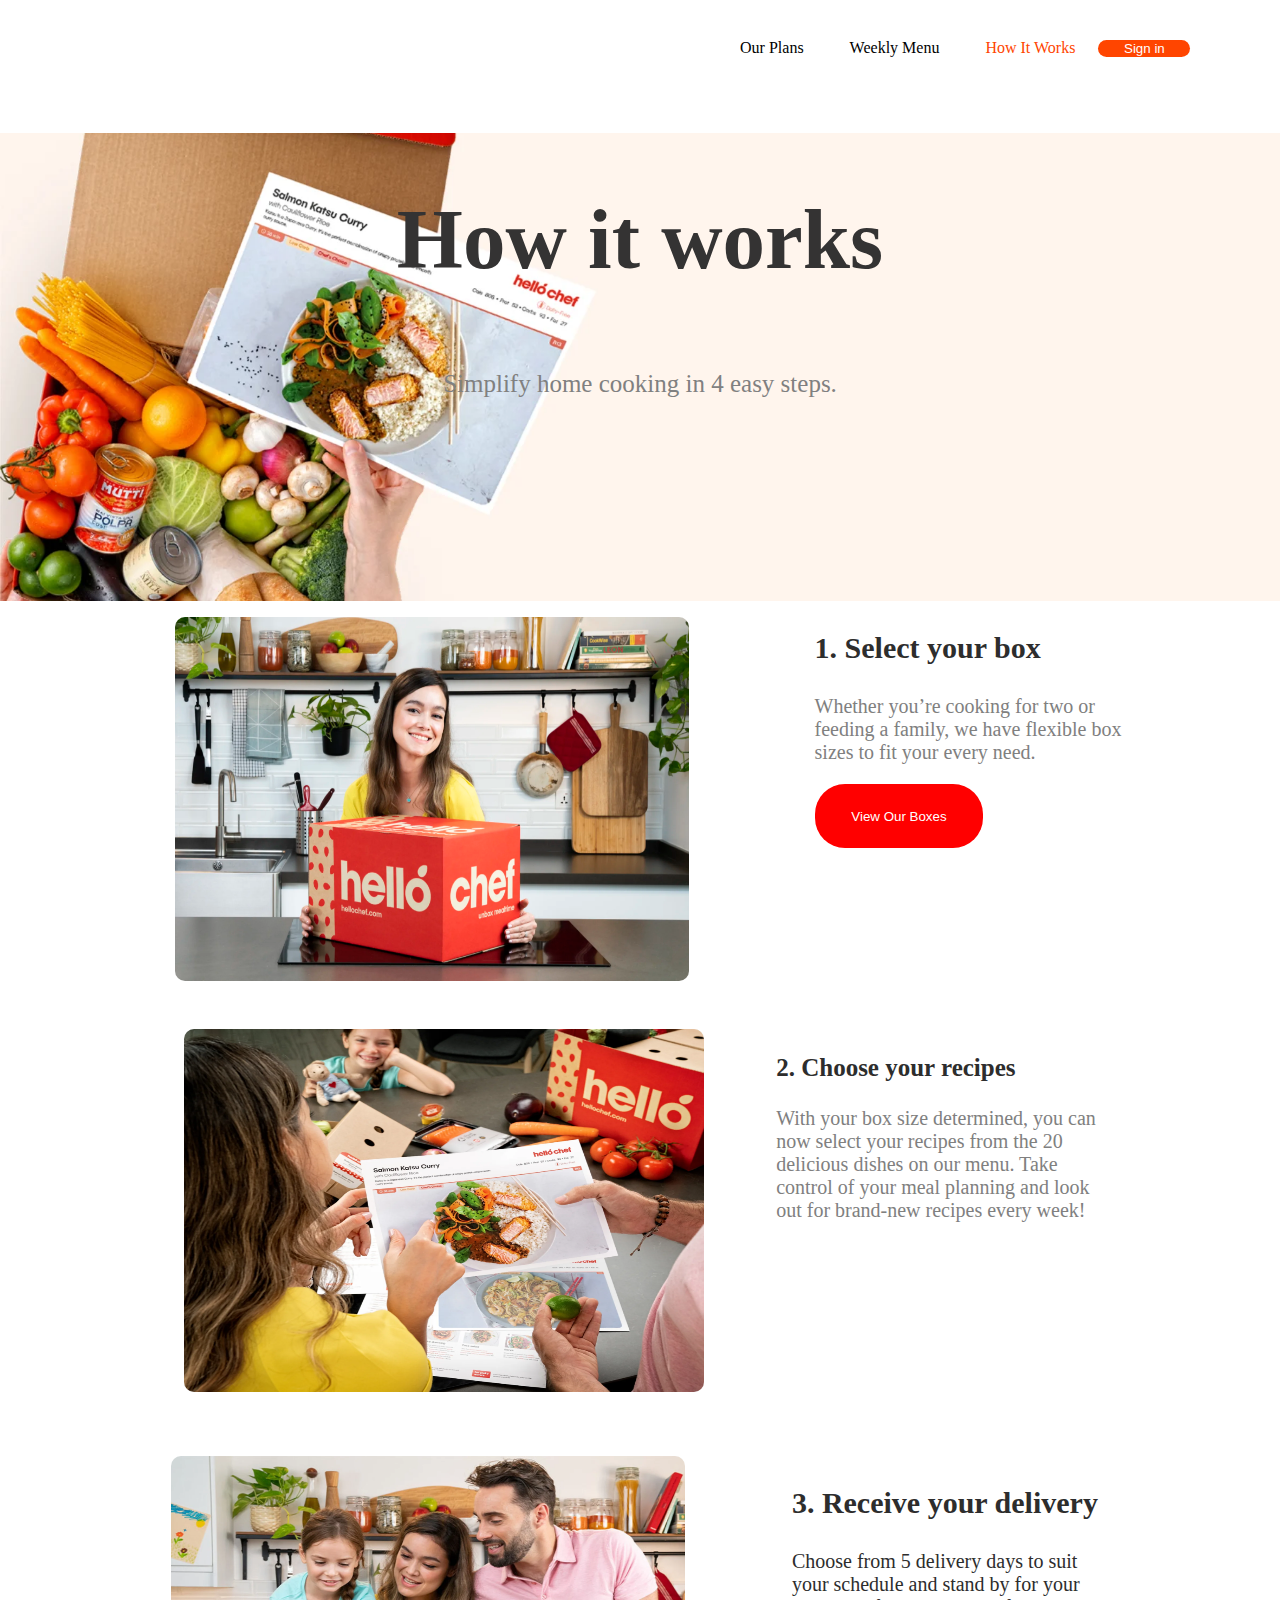
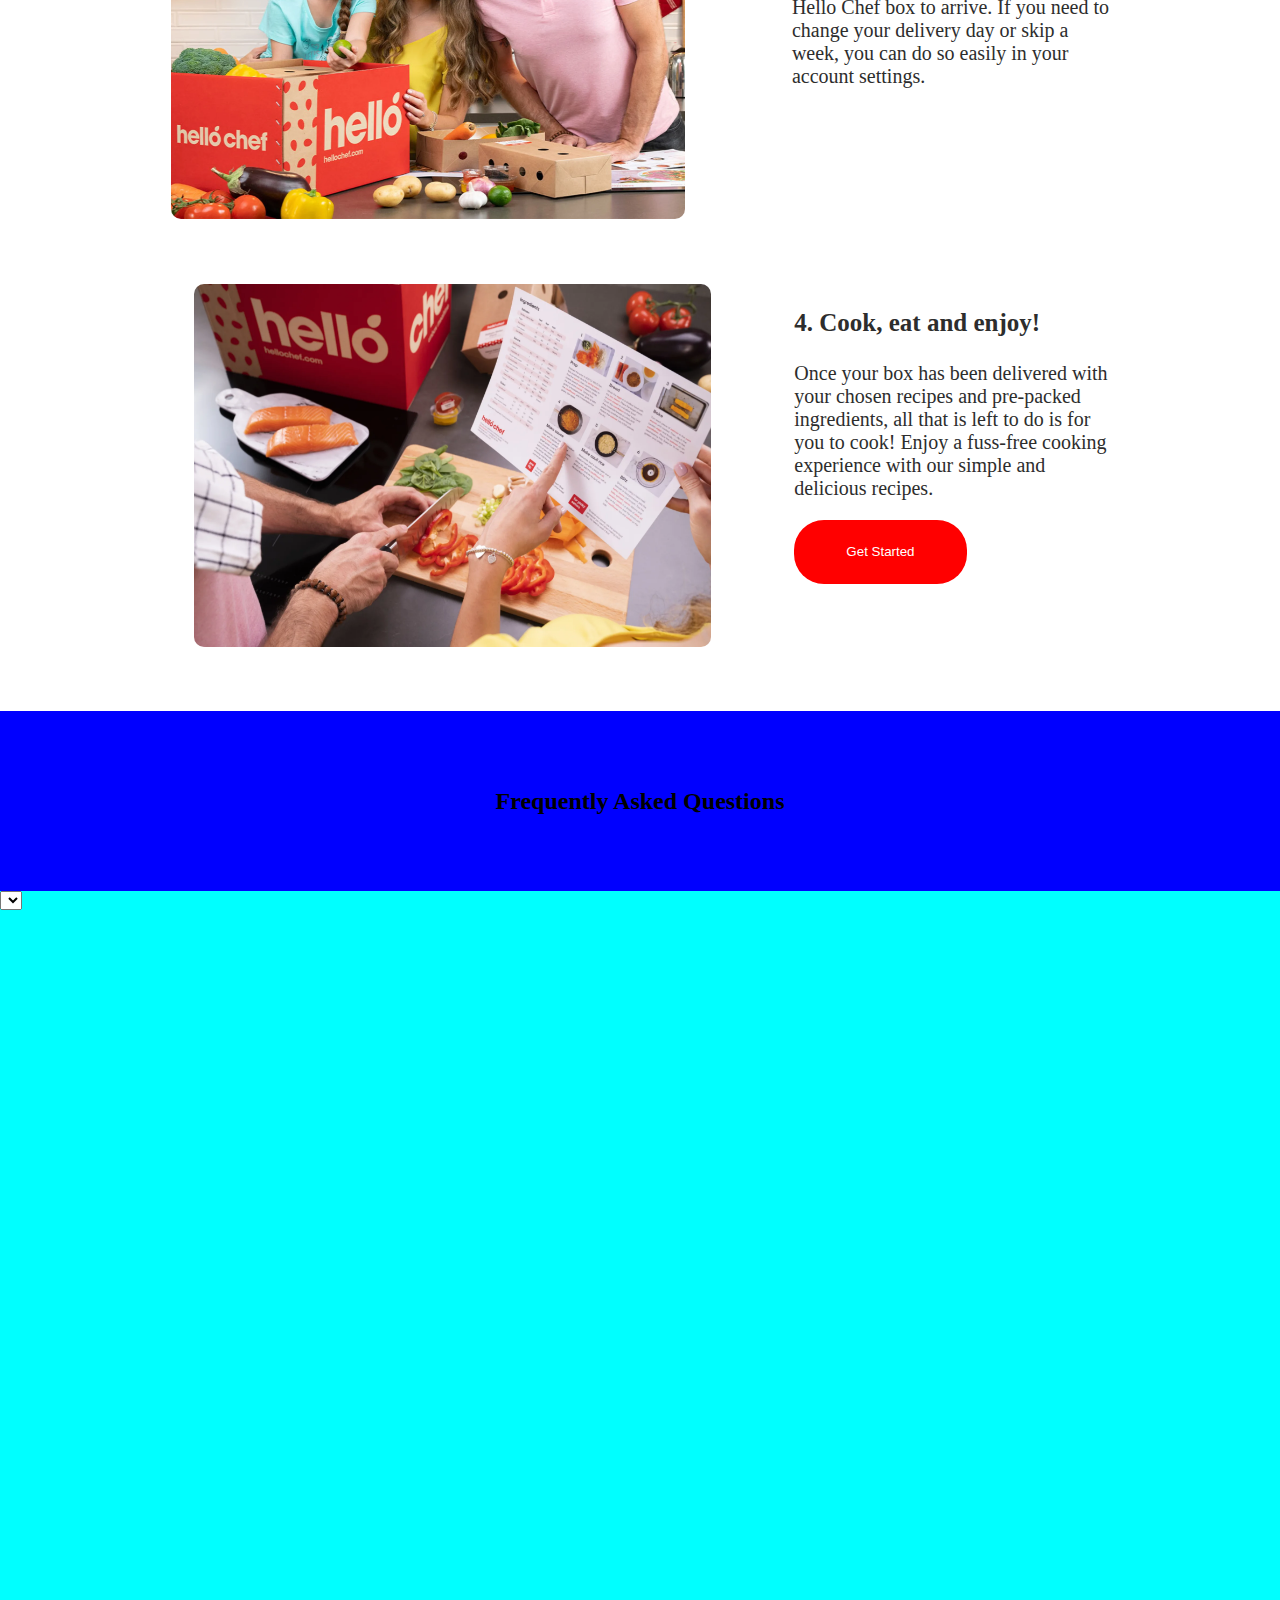
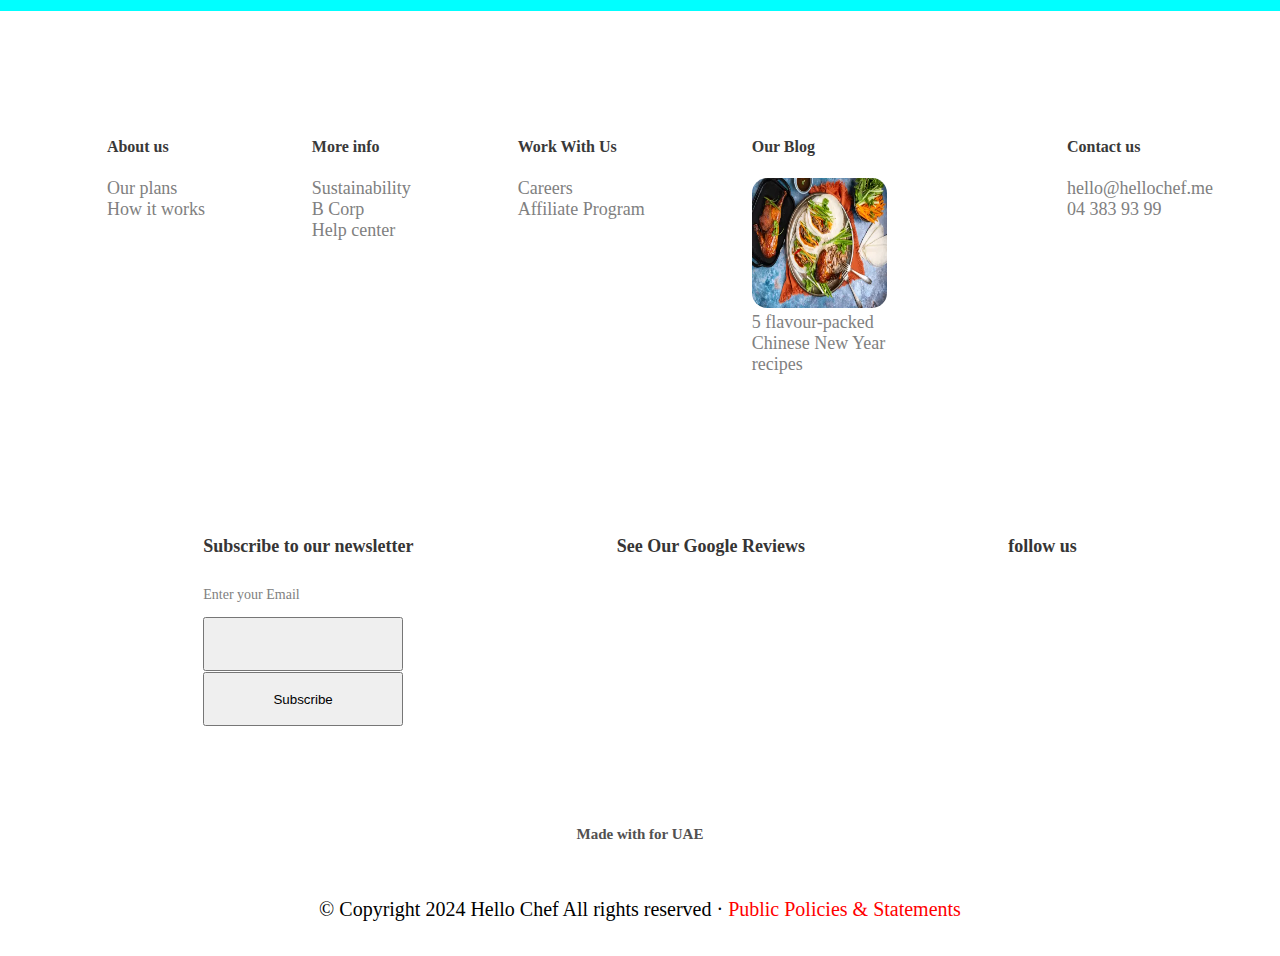
<file: index.html>
<!DOCTYPE html>
<html lang="en">
<head>
    <meta charset="UTF-8">
    <meta name="viewport" content="width=device-width, initial-scale=1.0">
    <link rel="stylesheet" href="css/style.css">
    <title>Hello chef</title>
</head>
<body>

    <div class="page1">
        <div class="navbar">
            <ul class="nav">
                <li class="lists">Our Plans</li>
                <li class="lists">Weekly Menu</li>
                <li class="lists"><a href>How It Works</a></li>
                <button class="btn">Sign in</button>
            </ul>
        </div>

        <div class="text">
            <h1>How it works</h1>
            <p>Simplify home cooking in 4 easy steps.</p>
        </div>
    </div>

    <div class="page2">
        <div class="step">
            <div class="step1">
                <img src="/images/Select_your_box.webp" alt="">
            </div>
            <div class="step2">
                <h3>1. Select your box</h3>
                <p>Whether you’re cooking for two or <br>feeding a family, we have flexible box <br>sizes to fit your every need.</p>
                <button>View Our Boxes</button>
            </div>
        </div>

        <div class="above">
            <div class="above1">
                <img src="/images/variety-hi (1).webp" alt="">
            </div>
            <div class="above2">
                <h3>2. Choose your recipes</h3>
                <p>With your box size determined, you can <br>now select your recipes from the 20 <br>delicious dishes on our menu. Take <br>control of your meal planning and look <br>out for brand-new recipes every week!</p>
            </div>
        </div>

        <div class="below">
            <div class="below1">
                <img src="/images/step-3.webp" alt="">
            </div>
            <div class="below2">
                <h3>3. Receive your delivery</h3>
                <p>Choose from 5 delivery days to suit <br>your schedule and stand by for your <br> Hello Chef box to arrive. If you need to <br>change your delivery day or skip a <br>week, you can do so easily in your <br>account settings.</p>
            </div>
        </div>

        <div class="chini">
            <div class="chini1">
                <img src="/images/Cook_eat_enjoy_-_How_it_works.webp" alt="">
            </div>
            <div class="chini2">
                <h3>4. Cook, eat and enjoy!</h3>
                <p>Once your box has been delivered with <br>your chosen recipes and pre-packed <br>ingredients, all that is left to do is for <br>you to cook! Enjoy a fuss-free cooking <br>experience with our simple and <br>delicious recipes.</p>
                <button>Get Started</button>
            </div>
        </div>
    </div>

    <div class="page3">
        <div class="juu">
            <h2>Frequently Asked Questions</h2>
        </div>
        <div class="dropdown">
            <select name="If I sign up, are there any commitments?" id="">
                <option value="A Hello Chef subscription requires zero commitment and can be cancelled at any time. It’s also really easy to make changes to your subscription - whether you want to change your delivery day, timeslot or box size, or skip a week or two when necessary. Just remember that any changes must be made before your automatic payment renewal (11:59 GST, 4 days prior to your delivery day)."></option>
            </select>
        </div>
    </div>

    <div class="page4">
        <div class="up"></div>
        <div class="down">
            <ul class="down1">
                <h4>About us</h4>
                <li>Our plans</li>
                <li>How it works</li>
        </ul>

        <ul class="down2">
            <h4>More info</h4>
            <li>Sustainability</li>
            <li>B Corp</li>
            <li>Help center</li>
</ul>

        <ul class="down3">
            <h4>Work With Us</h4>
            <li>Careers</li>
            <li>Affiliate Program</li>
        </ul>

        <ul class="down4">
            <h4>Our Blog</h4>
            <img src="/images/GOURMET-Peking-style-Roasted-Duck-and-Pancakes-with-Veggies-and-Hoisin-Sauce-1-1 (1).webp" alt="">
            <li>5 flavour-packed</li>
            <li>Chinese New Year</li>
            <li>recipes</li>
        </ul>

        <ul class="down5">
            <h4>Contact us</h4>
            <li>hello@hellochef.me</li>
            <li>04 383 93 99</li>
        </ul>
        </div>

        <div class="low">
            <div class="low1">
                <h5>Subscribe to our newsletter</h5>
                <p>Enter your Email</p>
                <button></button>
                <button class="style">Subscribe</button>
            </div>

            <div class="low2">
                <h5>See Our Google Reviews</h5>
            </div>

            <div class="low3">
                <h5>follow us</h5>
            </div>
        </div>

        <div class="description">
            <h6>Made with
                for UAE</h6>
            <p>© Copyright 2024 Hello Chef All rights reserved ·
                <a href>Public Policies & Statements</a></p>
        </div>
    </div>








</body>
</html>
</file>
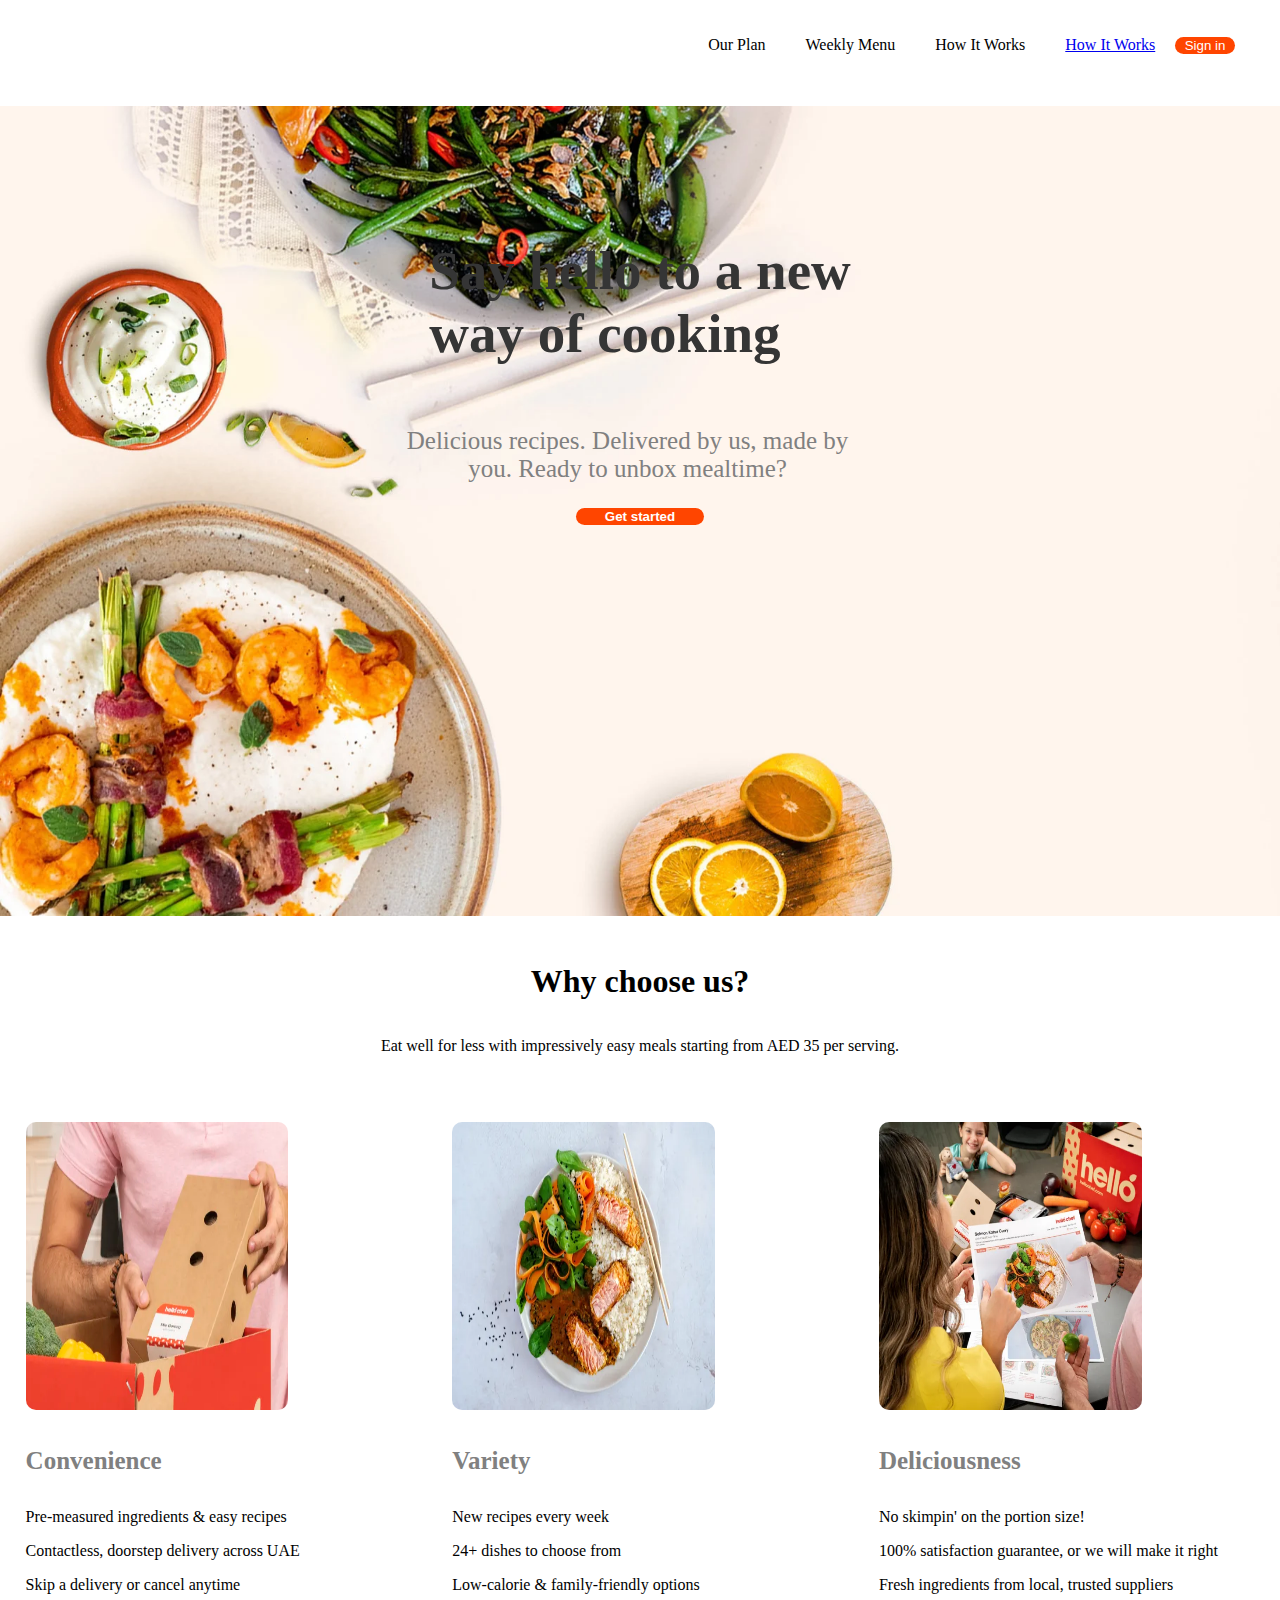
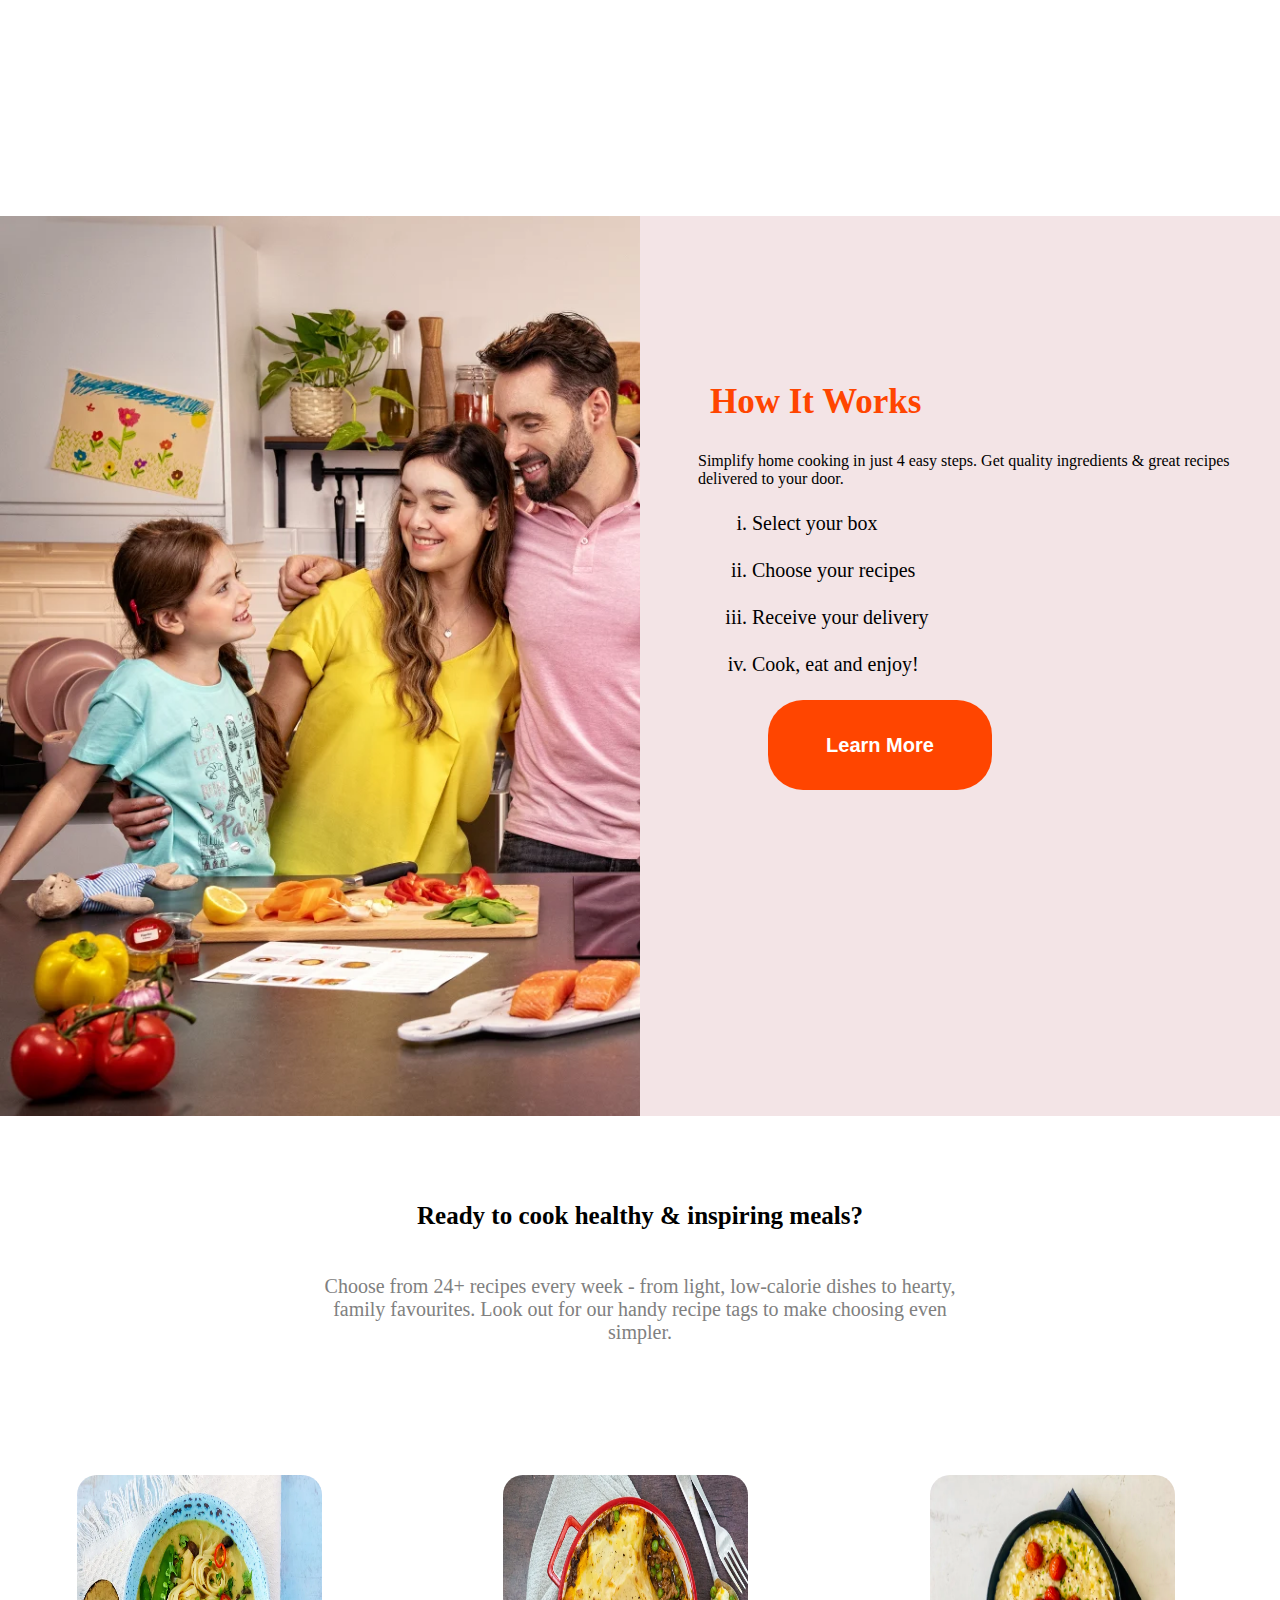
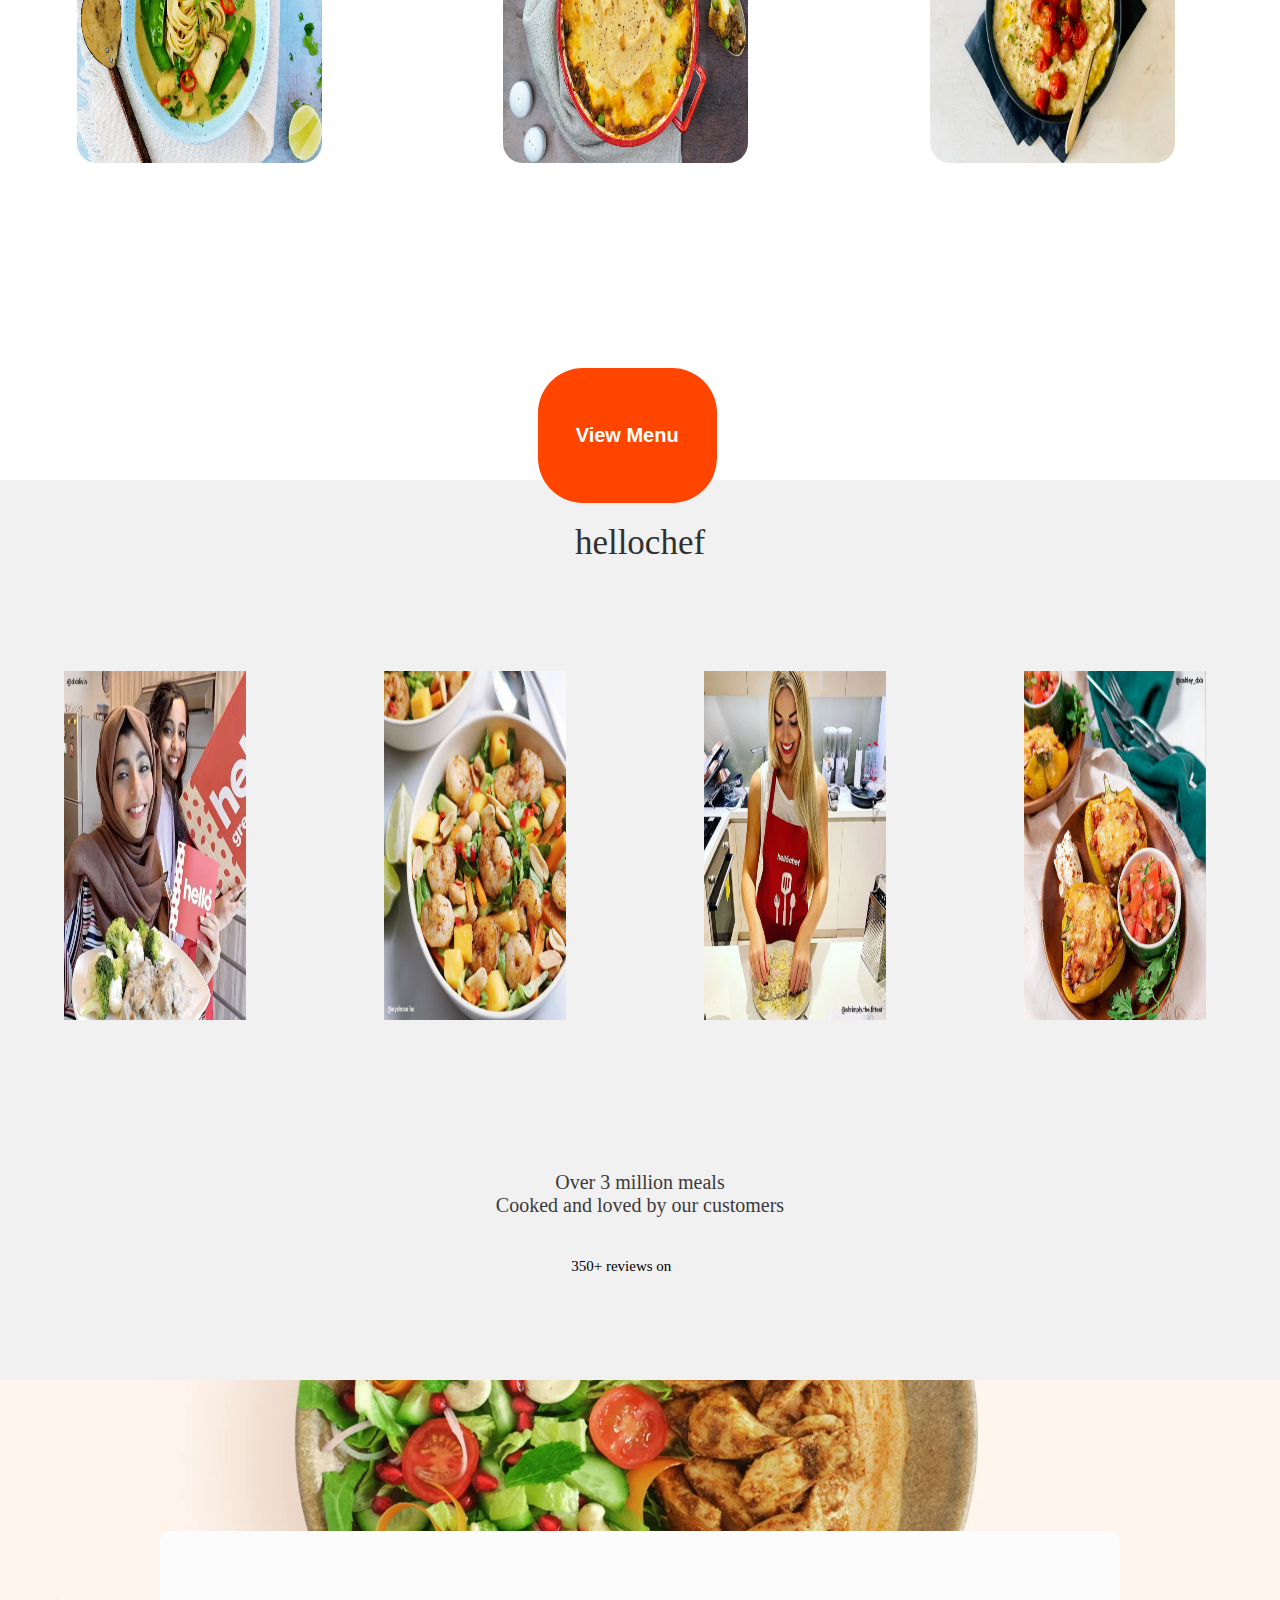
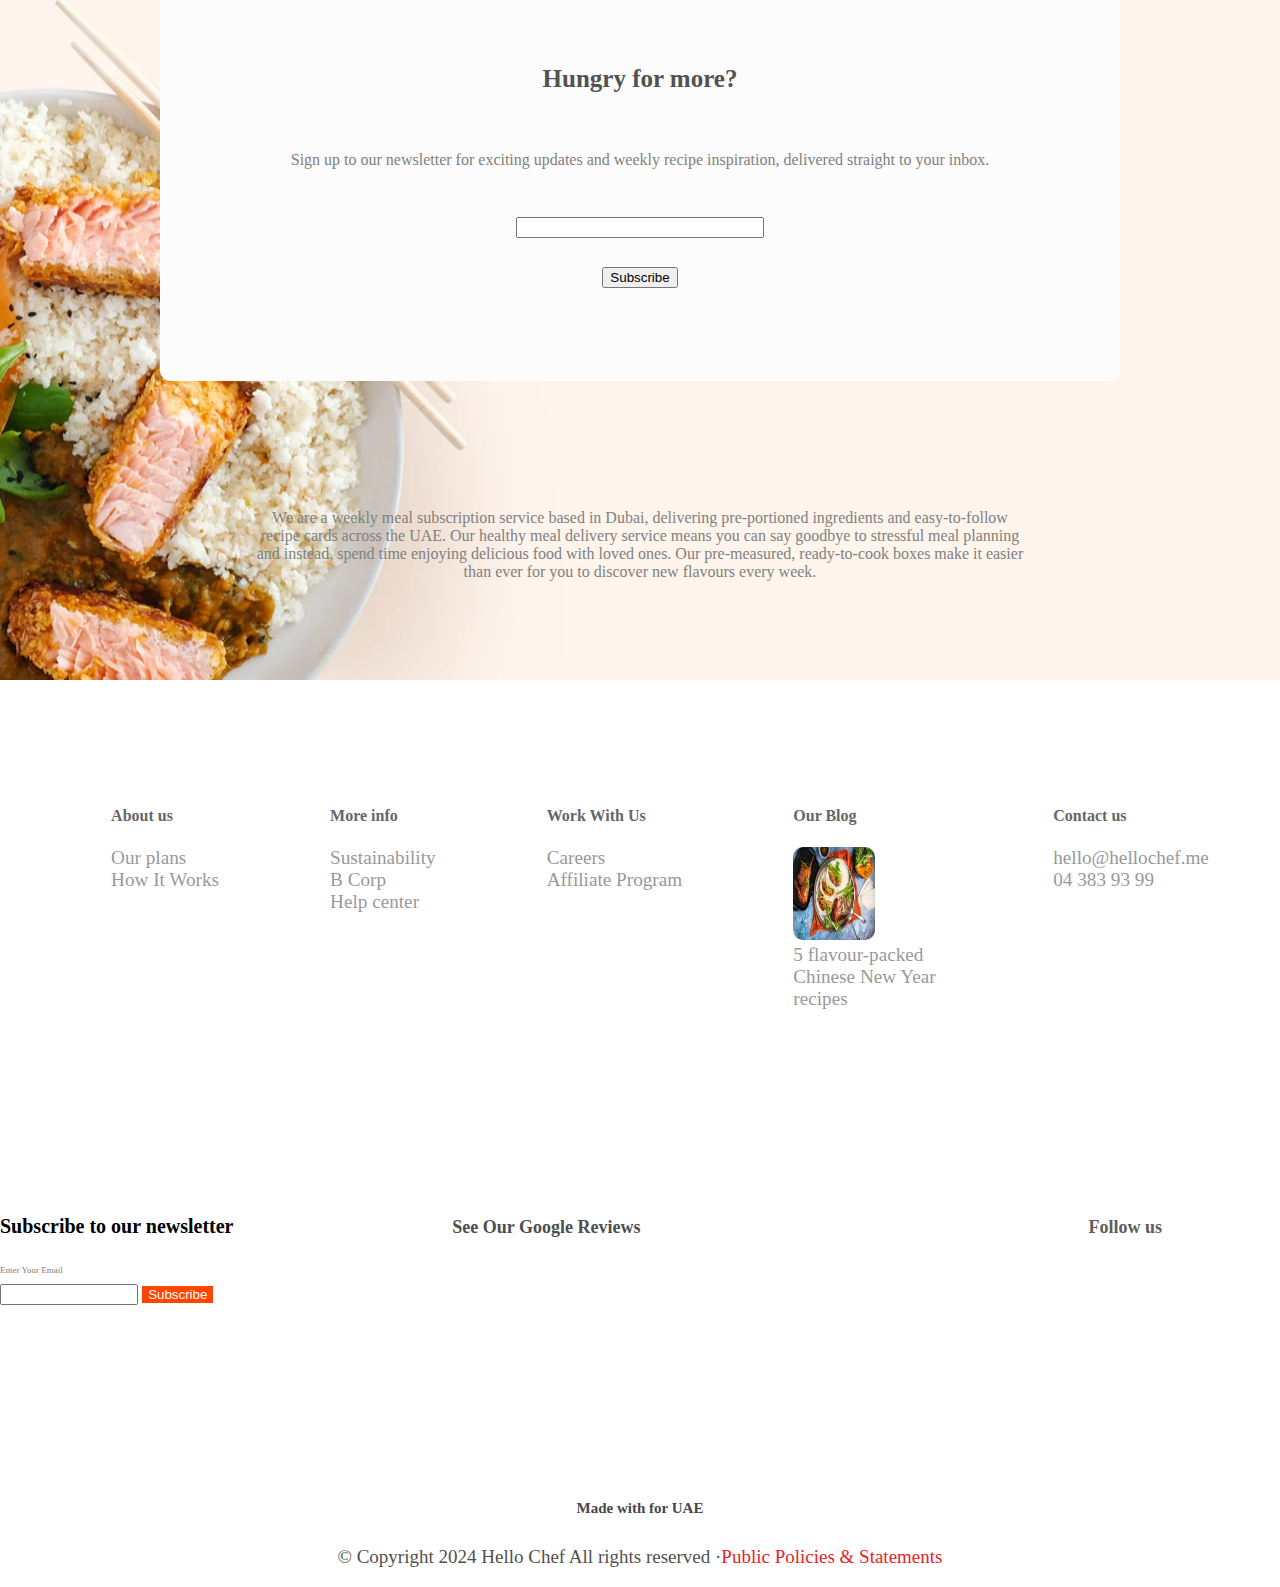
<file: index2.html>
<!DOCTYPE html>
<html lang="en">
<head>
    <meta charset="UTF-8">
    <meta name="viewport" content="width=device-width, initial-scale=1.0">
    <link rel="stylesheet" href="css/style2.css">
    <title>Hello chef</title>
</head>
<body>
    
    <div class="page1">

        <div class="navbar">
            
            <ul class="nav">
                <li class="lists">Our Plan</li>
                <li class="lists">Weekly Menu</li>
                <li class="lists">How It Works</li>
                <a href="/index.html">         <li class="lists">How It Works</li></a>
                <button class="button">Sign in</button>
            </ul>
            
            
                
            <div class="text">
                <h1>Say hello to a new <br> 
                way of cooking</h1>
                <p >Delicious recipes. Delivered by us, made by <br> you. Ready to unbox mealtime?</p>
                <button class="button1">Get started</button>
            </div>

        </div>
    </div>

<div class="page2">
    <div class="top">
        <h1>Why choose us?</h1>
        <p>Eat well for less with impressively easy meals starting from AED 35 per serving.</p>
    </div>
    <div class="chini">
        <div class="chini1">
            <img src="/images/box_over.webp" alt="">
            <h4>Convenience</h4>
            <p>Pre-measured ingredients & easy recipes</p>
            <p>Contactless, doorstep delivery across UAE</p>
            <p>Skip a delivery or cancel anytime</p>
        </div>
        
        <div class="chini2">
            <img src="/images/salmon_katsu.webp" alt="">
            <h4>Variety</h4>
            <p>New recipes every week</p>
            <p>24+ dishes to choose from</p>
            <p>Low-calorie & family-friendly options</p>
        </div>

        <div class="chini3">
            <img src="/images/variety-hi.webp" alt="">
            <h4>Deliciousness</h4>
            <p>No skimpin' on the portion size!</p>
            <p>100% satisfaction guarantee, or we will make it right</p>
            <p>Fresh ingredients from local, trusted suppliers</p>

        </div>
    </div>
</div>

<div class="page3">
        <div class="right"></div>
        <div class="left">
            
            
            <ul class="bar">
                <h4>How It Works</h4>   
                <p>Simplify home cooking in just 4 easy steps. Get quality ingredients & great recipes delivered to your door.</p>   
                <li class="format">Select your box</li>
                <li class="format">Choose your recipes</li>
                <li class="format">Receive your delivery</li>
                <li class="format">Cook, eat and enjoy!</li>
            </ul>
            <button class="button">Learn More</button>
        </div>
</div>

<div class="page4">
    
    <div class="juu">
        <h3>Ready to cook healthy & inspiring meals?</h3>
        <p>Choose from 24+ recipes every week - from light, low-calorie dishes to hearty, <br> family favourites. Look out for our handy recipe tags to make choosing even <br> simpler.</p>
    </div>
    <div class="bottom">
        <div class="bottom1">
            <img src="/images/vegan.webp" alt="">
        </div>

        <div class="bottom2">
            <img src="/images/weekly_classic.webp" alt="">
        </div>

        <div class="bottom3">
            <img src="/images/Vegetarian.webp" alt="">
        </div>
</div>
        <div class="button"> <button>View Menu</button></div>
        
</div>

<div class="page5">
    <div class="up">
        <h2>hellochef</h2>
    </div>
    <div class="down">
        <div class="down1">
            <img src="/images/dxblivin-credit.webp" alt="">
        </div>

        <div class="down2">
            <img src="/images/ayshasaiha.webp" alt="">
        </div>

        <div class="down3">
            <img src="/images/shrimply.webp" alt="">
        </div>

        <div class="down4">
            <img src="/images/ashley_dxb.webp" alt="">
        </div>
    </div>

    <div class="content">
        <h4>Over 3 million meals <br> Cooked and loved by our customers</h4>
        <p>350+ reviews on</p>
    </div>
    
</div>

<div class="page6">
    <div class="ndani">
        <h5>Hungry for more?</h5>
        <p>Sign up to our newsletter for exciting updates and weekly recipe inspiration, delivered straight to your inbox.</p>
        <input type="text">
        <button>Subscribe</button>
    </div>
    <p class="text">We are a weekly meal subscription service based in Dubai, delivering pre-portioned ingredients and easy-to-follow<br>recipe cards across the UAE. Our healthy meal delivery service means you can say goodbye to stressful meal planning <br> and instead, spend time enjoying delicious food with loved ones. Our pre-measured, ready-to-cook boxes make it easier <br> than ever for you to discover new flavours every week.</p>

</div>
    

<div class="page7">
    <div class="high"></div>
    <div class="low">
        <ul class="low1">
            <h4>About us</h4>
            <li>Our plans</li>
            <li>How It Works</li>
        </ul>

        <ul class="low2">
            <h4>More info</h4>
            <li>Sustainability</li>
            <li>B Corp</li>
            <li>Help center</li>
        </ul>

        <ul class="low3">
            <h4>Work With Us</h4>
            <li>Careers</li>
            <li>Affiliate Program</li>
        </ul>

        <ul class="low4">
            <h4>Our Blog</h4>
            <img src="/images/GOURMET-Peking-style-Roasted-Duck-and-Pancakes-with-Veggies-and-Hoisin-Sauce-1-1.webp" alt="">
            <li >5 flavour-packed</li>
            <li>Chinese New Year</li>
            <li>recipes</li>
        </ul>

        <ul class="low5">
            <h4>Contact us</h4>
            <li>hello@hellochef.me</li>
            <li>04 383 93 99</li>
        </ul>
    </div>

    <div class="hearty">
        <div class="herty1">
            <h4>Subscribe to our newsletter</h4>
            <p>Enter Your Email</p>
            <input type="text">
            <button>Subscribe</button>
        </div>
    <div class="hearty2">
        <h5>See Our Google Reviews</h5>
    </div>
    <div class="hearty3">
        <h6>Follow us</h6>
    </div>
    </div>

    <div class="description">
        <h1>Made with for UAE</h1>
        <p>© Copyright 2024 Hello Chef All rights reserved ·<a href>Public Policies & Statements</a>  </p>
    </div>

</div>
        

        
            
            

        
</body>
</html>
</file>
<file: css/style.css>
body{
    padding: 0;
    margin: 0;
}

.page1{
    height: 65vh;
    width: 100%;
    background-image: url(/images/picha.webp);
    background-size: cover;
}

.navbar{
    height: 20%;
    width: 100%;
    background-color: white;
}

.nav{
    display: flex;
    justify-content: flex-end;
    align-items: center;
    margin-right: 7%;
    list-style: none;
}

.lists{
    margin: 2%;
}

.lists a{
    text-decoration: none;
    color: orangered;
}

.btn{
    height: 100%;
    width: 8%;
    background-color: orangered;
    border: none;
    border-radius: 10px;
    color: white;
}

.text{
    display: flex;
    justify-content: center;
    align-items: center;
    flex-direction: column;
}

.text h1{
    font-size: 85px;
    color: rgb(52, 51, 51);
}

.text p{
    font-size: 25px;
    color: grey;
}

.page2{
    height: 190vh;
    width: 100%;
}

.step{
    height: 25%;
    width: 100%;
    display: flex;
    justify-content: center;
    /* margin: 3%; */
}

.step1 img{
    height: 85%;
    width: 95%;
    margin: 3%;
    border-radius: 10px;
}

.step2{
    margin-left: 9%;
}

.step2 h3{
    font-size: 30px;
    color: rgb(45, 45, 45);
}

.step2 p{
    font-size: 20px;
    color: grey;
}

.step2 button{
    height: 15%;
    width: 55%;
    background-color: red;
    border-radius: 30px;
    border: none;
    color: white;
}

.above{
    height: 25%;
    width: 100%;
    display: flex;
    justify-content: center;
    
}

.above1 img{
    height: 85%;
    width: 130%;
    border-radius: 10px;
}

.above2{
    margin-left: 15%;
}

.above2 p{
    font-size: 20px;
    color: grey;
}

.above2 h3{
    font-size: 25px;
    color: rgb(45, 45, 45);
}

.below{
    height: 25%;
    width: 100%;
    display: flex;
    justify-content: center;
}

.below1 img{
    height: 85%;
    width: 110%;
    /* margin-left: 9%; */
    border-radius: 10px;
}

.below2{
    margin-left: 12%;
}

.below2 h3{
    font-size: 30px;
    color: rgb(45, 45, 45);
}

.below2 p{
    font-size: 20px;
    color: rgb(45, 45, 45);
}

.chini{
    height: 25%;
    width: 100%;
    display: flex;
    justify-content: center;
    /* background-color: aqua; */
}

.chini1 img{
    height: 85%;
    width: 95%;
    margin-left: 25%;
    border-radius: 10px;
}

.chini2{
    margin-left: 15%;
}

.chini2 {
    margin-right: 9%;
}

.chini2 h3{
    font-size: 25px;
    color: rgb(45, 45, 45);
}

.chini2 p{
    font-size: 20px;
    color: rgb(45, 45, 45);
}

.chini button{
    height: 15%;
    width: 55%;
    background-color: red;
    border-radius: 30px;
    border: none;
    color: white;
}

.page3{
    height: 100vh;
    width: 100%;
    background-color: aqua;
}

.juu{
    height: 20%;
    width: 100%;
    background-color: blue;
    display: flex;
    justify-content: center;
    align-items: center;
}

.page4{
    height: 100vh;
    width: 100%;
    background-color: white;
}

.up{
    height: 10%;
    width: 100%;
    background-color: white;
}

.down{
    height: 45%;
    width: 100%;
    display: flex;
    justify-content: space-evenly;
    list-style: none;
}

.down1 h4, .down2 h4, .down3 h4, .down4 h4, .down5 h4{
    color: rgb(57, 57, 57);
}

.down1 li, .down2 li, .down3 li, .down4 li, .down5 li{
    list-style: none;
    color: grey;
    font-size: 18px;
}

.down4 img{
    height: 35%;
    width: 65%;
    border-radius: 15px;
}

.low{
    height: 30%;
    width: 100%;
    display: flex;
    justify-content: space-evenly;
}

.low1 h5, .low2 h5, .low3 h5{
    font-size: 18px;
    color: rgb(54, 53, 53);
}

.low1 p{
    color: grey;
    font-size: 14px;
}

.low1 button{
    height: 20%;
    width: 95%
}

.description{
    height: 20%;
    width: 100%;
    display: flex;
    justify-content: center;
    align-items: center;
    flex-direction: column;
}

.description h6{
    font-size: 15px;
    color: rgb(82, 81, 81);
}

.description p{
    font-size: 20px;
}

.description a{
    text-decoration: none;
    color: red;
}

.description a:hover{
    color: red;
    text-decoration: underline;
}
</file>
<file: css/style2.css>
body{
    padding: 0;
    margin: 0;
}

.page1{
    height: 100vh;
    width: 100%;
    background-image: url(/images/banner.webp);
    background-size: cover;
    justify-content: center;
    flex-direction: column;
    align-items: center;
}

.navbar{
    height: 10%;
    width: 100%;
    background-color: white;
    justify-content: flex-end;
    flex-direction: row;
}

.nav button{
    height: 55%;
    width: 5%;
    display: flex;
    justify-content: center;
    align-items: center;
    background-color: orangered;
    border: none;
    border-radius: 20px;
    color: white;
}


.nav{
    display: flex;
    justify-content: flex-end;
    margin-right: 45px;
    align-items: center;
    list-style: none;
}
.lists{
    margin: 20px;
}





.text {
    display: flex;
    justify-content: center;
    align-items: center;
    flex-direction: column;
    margin-top: 10%;
    margin: none;
    
}

.text h1{
    font-size: 55px;
    font-weight: 900;
    color: rgb(53, 53, 53);
}

.text button{
    height: 95%;
    width: 10%;
    background-color: orangered;
    color: white;
    font-weight: 900;
    border: none;
    border-radius: 20px;
}
.text p{
    font-size: 25px;
    color: gray;
    margin-right: 25px;
    text-align: center;
}

.page2{
    height: 100vh;
    width: 100%;
}

.top{
    height: 20%;
    width: 100%;
    display: flex;
    justify-content: center;
    align-items: center;
    flex-direction: column;
}

.chini{
    height: 80%;
    width: 100%;
    display: flex;
    justify-content: space-evenly;
}
.chini1 h4{
    font-weight: 800;
    color: gray;
    font-size: 25px;
}


.chini1, .chini2, .chini3{
    height: 100%;
    width: 30%;
    margin-left: 9%;
    margin: 2%;
}

.chini1 img, .chini2 img, .chini3 img{
    height: 40%;
    width: 70%;
    border-radius: 10px;
}

.chini2 h4{
    font-size: 25px;
    font-weight: 800;
    color: grey;
}

.chini3 h4{
    font-size: 25px;
    font-weight: 800;
    color: grey;
}

.page3{
    height: 100vh;
    width: 100%;
    background-color: pink;
    display: flex;
}

.right{
    height: 100%;
    width: 55%;
    background-image: url(/images/Family_cooking.webp);
    background-size: cover;
}

.left{
    height: 100%;
    width: 55%;
    background-color: rgb(243, 228, 230);
    flex-direction: column;
    margin-bottom: 35%;
}


.bar{
    flex-direction: column;
    margin-top: 26%;
}
.left h4{
    font-size: 35px;
    font-weight: 900;
    color: orangered;
    margin-left: 20%;
    margin: 5%;
}

.left p{
    margin-left: 9%;
    font-size: 16px;
    font-weight: lighter;
    margin-bottom: 10%;
    margin: 3%;
    /* margin-right: 25%; */
}

.format{
    list-style-type: lower-roman;
    font-size: 20px;
    justify-content: space-evenly;
    margin: 4%;
    margin-left: 12%;
}

.left button{
    height: 10%;
    width: 35%;
    display: flex;
    justify-content: center;
    align-items: center;
    margin-left: 20%;
    background-color: orangered;
    border-radius: 35px;
    border: none;
    color: white;
    font-size: 20px;
    font-weight: 900;
}

.left button:hover{
    background-color: blue;
}
.bar h4:hover{
    text-decoration: underline;
    color: aqua;
}

.page4{
    height: 100vh;
    width: 100%;
}


.juu{
    height: 20%;
    width: 100%;
    display: flex;
    justify-content: center;
    align-items: center;
    flex-direction: column;
    margin-top: 5%;
}

.juu h3{
    font-size: 25px;
    font-weight: 800;
}

.juu p{
    font-size: 20px;
    color: gray;
    font-weight: lighter;
    text-align: center;
}

.bottom{
    height: 80%;
    width: 100%;
    display: flex;
    justify-content: space-evenly;
}


.bottom1, .bottom2, .bottom3{
    height: 100%;
    width: 30%;
    margin-top: 9%;
    margin-left: 6%;
}

.bottom1 img, .bottom2 img, .bottom3 img{
    height: 40%;
    width: 70%;
    border-radius: 20px;
}

.button{
    height: 30%;
    width: 70%;
    display: flex;
    justify-content: center;
    align-items: center;
}

.button button{
    height: 50%;
    width: 20%;
    margin-left: 40%;
    margin-bottom: 40%;
    border-radius: 45px;
    border: none;
    background-color: orangered;
    color: white;
    font-weight: 800;
    font-size: 20px;
}


.page5{
    height: 100vh;
    width: 100%;
    background-color: rgb(241, 241, 241);
    display: flex;
    justify-content: center;
    flex-direction: column;
    align-items: center;
}


.up{
    height: 20%;
    width: 100%;
    /* background-color: blue; */
    display: flex;
    justify-content: center;
    align-items: center;
    flex-direction: column;
}

.up h2{
    font-size: 35px;
    color: rgb(48, 48, 48);
    font-weight: lighter;
}

.down{
    height: 85%;
    width: 100%;
    display: flex;
    /* justify-content: space-evenly;  */
    /* margin: 3%; */
}

.down1, .down2, .down3, .down4{
    height: 100%;
    width: 35%;
    /* margin-left: 5%; */
    margin: 5%;
}

.down1 img, .down2 img, .down3 img, .down4 img{
    height: 65%;
    width: 95%;
}

.jina{
    height: 45%;
    width: 100%;
    background-color: aqua;
    display: flex;
    justify-content: center;
}

.content{
    display: flex;
    justify-content: center;
    align-items: center;
    flex-direction: column;
    margin-bottom: 7%;
}

.content h4{
    font-size: 20px;
    font-weight: 400;
    color: rgb(59, 58, 58);
    text-align: center;
}

.content p{
    font-size: 15px;
    margin-right: 25%;
    text-align: center;
    margin-left: 12%;
}

.page6{
    height: 100vh;
    width: 100%;
    background-image: url(/images/subscribe.webp);
    background-size: cover;
    display: flex;
    justify-content: center;
    align-items: center;
    flex-direction: column;
}

.page6 p{
    text-align: center;
    color: gray;
    margin-bottom: 5%;

}

.ndani{
    height: 50%;
    width: 75%;
    background-color: rgb(253, 252, 252);
    display: flex;
    justify-content: center;
    align-items: center;
    flex-direction: column;
    border-radius: 10px;
    margin-top: 9%;
    
}

.ndani h5{
    font-size: 25px;
    color: rgb(83, 82, 82);
    font-weight: 700;
}


.ndani input{
    /* height: 100%; */
    width: 25%;
    margin-bottom: 3%;
    display: flex;
}



.page6 text{
    display: flex;
    justify-content: center;
    align-items: center;
    flex-direction: column;
    color: rgba(128, 128, 128, 0.667);
}

.page7{
    height: 100vh;
    width: 100%;
    /* display: flex; */
    /* justify-content: center; */
    /* align-items: center; */
}

.high{
    height: 10%;
    width: 100%;
}

.low{
    height: 45%;
    width: 100%;
    display: flex;
    margin-right: 10%;
    justify-content: space-evenly;
    
}


.low1 li, .low2 li, .low3 li, .low4 li, .low5 li{
    color: rgb(153, 153, 153);
    list-style: none;
    font-size: larger;
    
}

.low1 h4, .low2 h4, .low3 h4, .low4 h4, .low5 h4{
    color: rgb(103, 102, 102);
}


.low4 img{
    height: 25%;
    width: 55%;
    border-radius: 10px;
}

.hearty{
    height: 35%;
    width: 100%;
    display: flex;
    align-items: baseline;
}

.hearty1{
    margin-left: 15%;
    display: flex;
    height: 45%;
}

.hearty h4{
    font-size: 20px;
}

.hearty input{
    height: 100%;
    width: 50%;
    border: light;
}

.hearty button{
    background-color: orangered;
    color: white;
    border: none;
    margin-right: 16%;
    /* width: 20%; */
    
}


.hearty p{
   font-size: 9px;
   color: grey; 
}

.hearty1 input{
    height: 35%;
    width: 30%;
}


.hearty2{
    margin-left: 15%;
}

.hearty2 h5{
    font-size: large;
    color: rgb(78, 78, 78);
}

.hearty3{
    margin-left: 35%;
}

.hearty3 h6{
    font-size: large;
    margin-bottom: 8%;
    color: rgb(94, 92, 92);
    align-items: baseline;
}

    


.description{
    display: flex;
    justify-content: center;
    align-items: center;
    flex-direction: column;
}

.description h1{
    font-size: 15px;
    color: rgb(71, 71, 71);
    font-weight: 900;
}

.description p{
    font-size: 19px;
    color: rgb(81, 81, 81);
}

.description a{
    text-decoration: none;
    color: rgb(230, 36, 36);
}

.description a:hover{
    color: rgb(222, 35, 35);
    text-decoration: underline;
}
</file>
